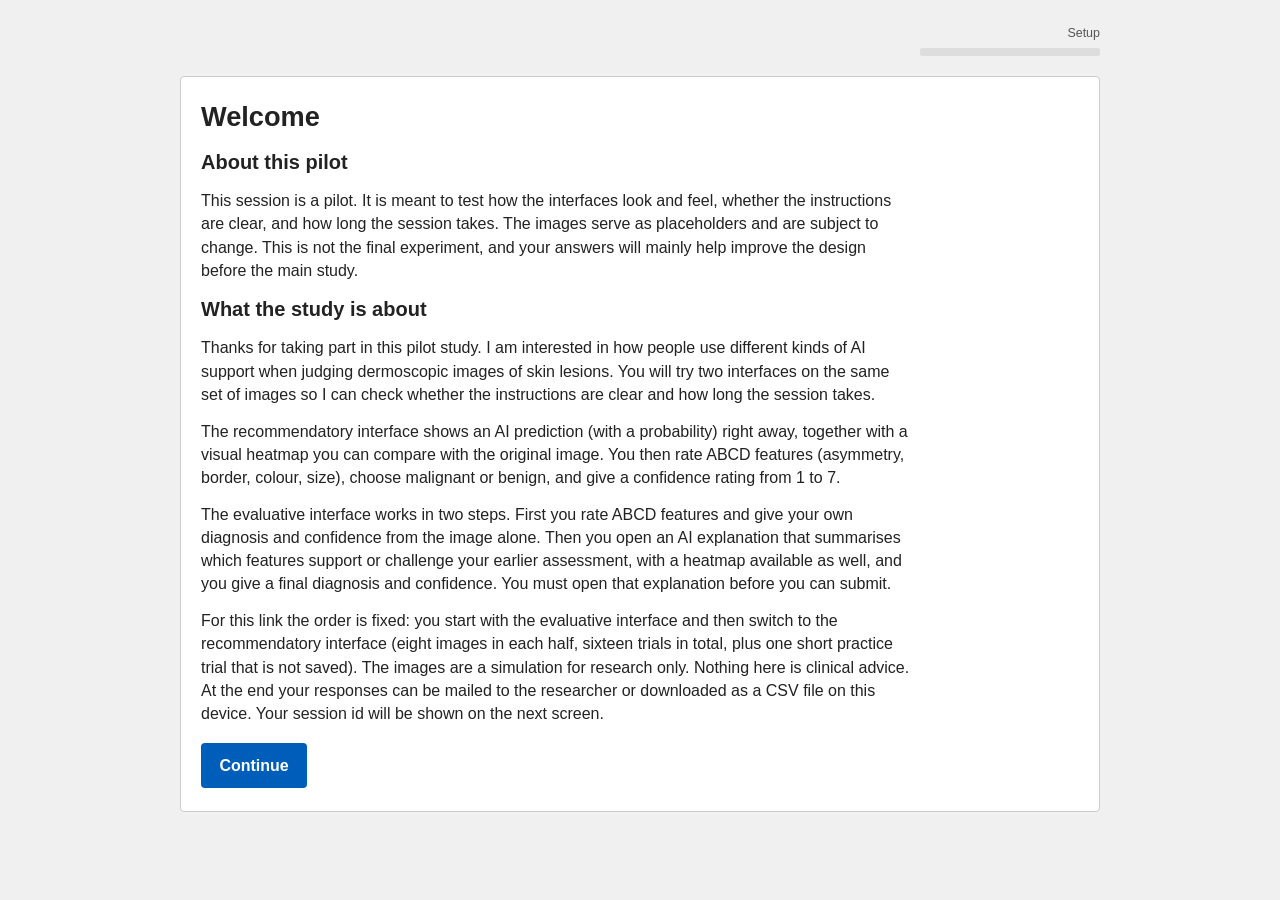
<file: index.html>
<!DOCTYPE html>
<html lang="en">
  <head>
    <meta charset="UTF-8" />
    <meta name="viewport" content="width=device-width, initial-scale=1" />
    <meta http-equiv="refresh" content="0; url=evaluative-first.html" />
    <title>Pilot study · Redirect</title>
    <link rel="stylesheet" href="styles.css" />
    <script>
      location.replace("evaluative-first.html");
    </script>
  </head>
  <body>
    <div class="app-shell">
      <main class="card prose-narrow">
        <h1>Pilot study</h1>
        <p>Opening the evaluative-first version…</p>
        <p>
          <a class="btn btn-primary" href="evaluative-first.html">Continue</a>
        </p>
      </main>
    </div>
  </body>
</html>
</file>
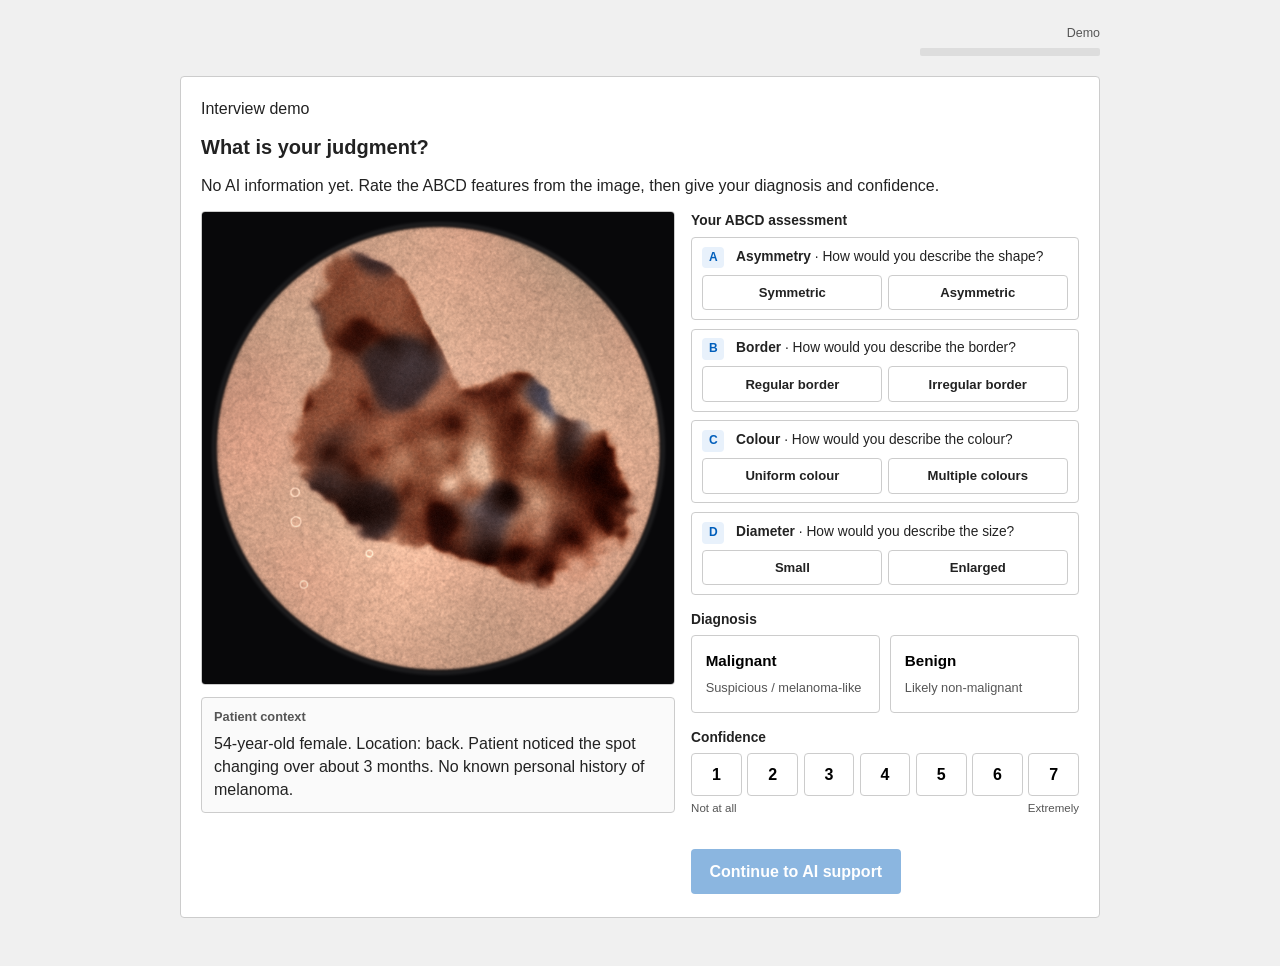
<file: demo-evaluative.html>
<!DOCTYPE html>
<html lang="en">
  <head>
    <meta charset="UTF-8" />
    <meta name="viewport" content="width=device-width, initial-scale=1" />
    <title>Interview demo · Evaluative</title>
    <link rel="stylesheet" href="styles.css" />
  </head>
  <body>
    <div class="app-shell">
      <header class="topbar topbar-progress-only">
        <div class="progress-wrap">
          <div class="progress-label" id="progressLabel">Demo</div>
          <div class="progress-track">
            <div class="progress-fill" id="progressFill"></div>
          </div>
        </div>
      </header>

      <main id="app" class="card" aria-live="polite"></main>
    </div>

    <script>
      // Same case as recommendatory demo (case 1), evaluative two-step flow
      window.STUDY_CONFIG = { demoCondition: "evaluative" };
    </script>
    <script src="cases.js"></script>
    <script src="app.js"></script>
  </body>
</html>
</file>
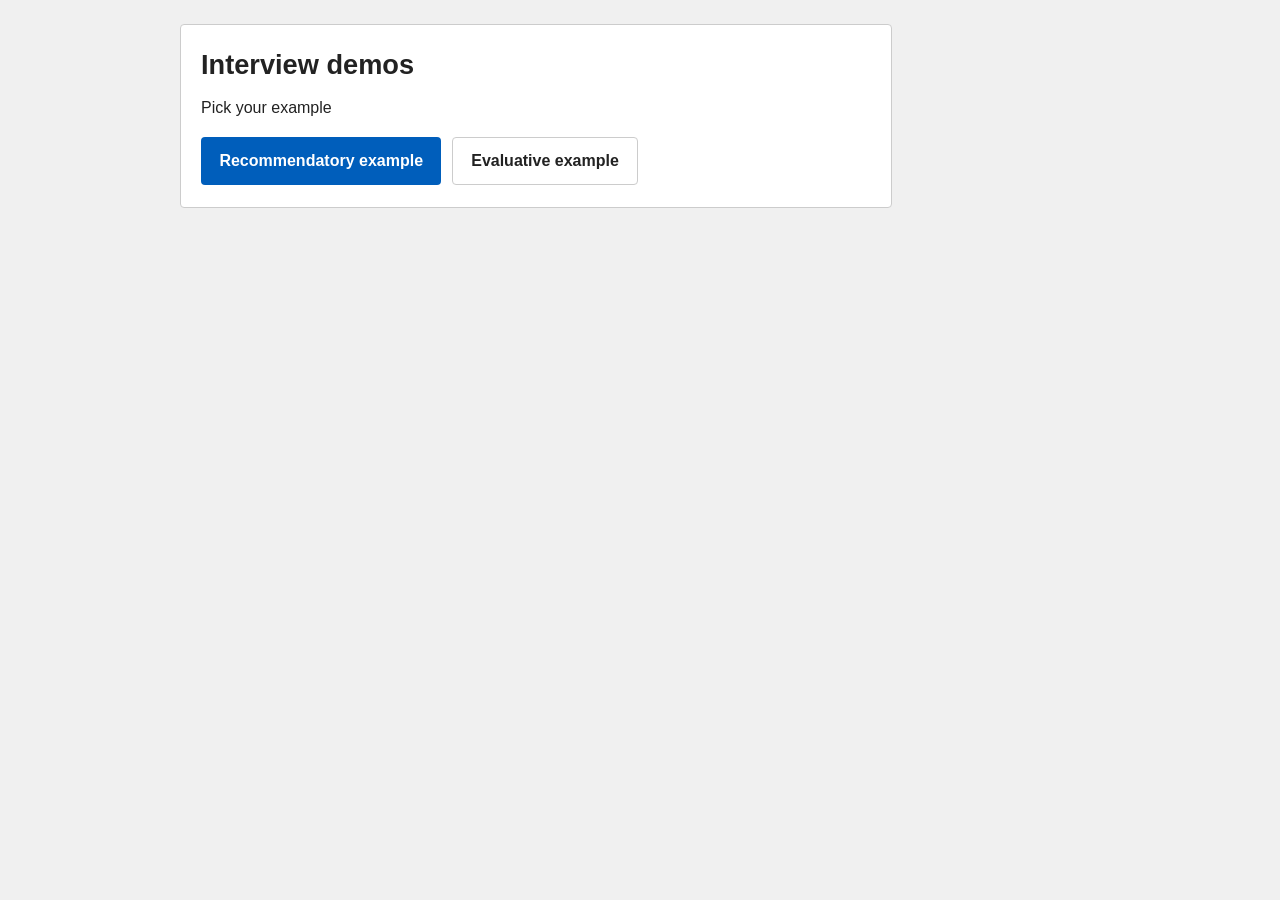
<file: demo-index.html>
<!DOCTYPE html>
<html lang="en">
  <head>
    <meta charset="UTF-8" />
    <meta name="viewport" content="width=device-width, initial-scale=1" />
    <title>Interview demos</title>
    <link rel="stylesheet" href="styles.css" />
  </head>
  <body>
    <div class="app-shell">
      <main class="card prose-narrow">
        <h1>Interview demos</h1>
        <p>
          Pick your example
        </p>
        <div class="btn-row">
          <a class="btn btn-primary" href="demo-recommendatory.html">Recommendatory example</a>
          <a class="btn btn-secondary" href="demo-evaluative.html">Evaluative example</a>
        </div>
      </main>
    </div>
  </body>
</html>
</file>
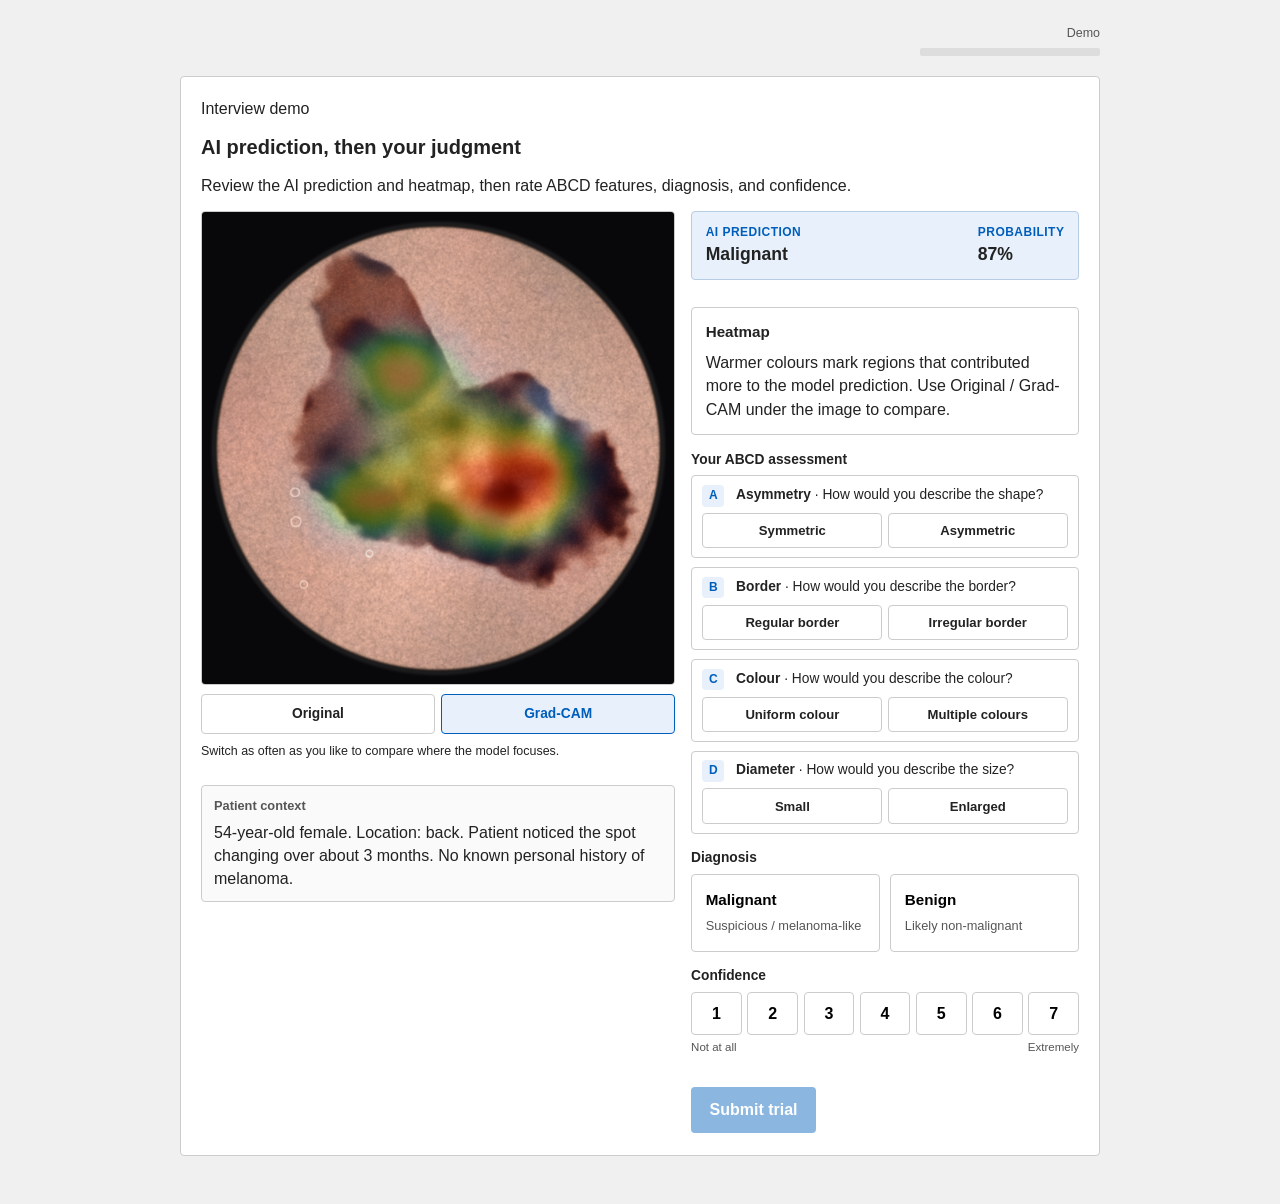
<file: demo-recommendatory.html>
<!DOCTYPE html>
<html lang="en">
  <head>
    <meta charset="UTF-8" />
    <meta name="viewport" content="width=device-width, initial-scale=1" />
    <title>Interview demo · Recommendatory</title>
    <link rel="stylesheet" href="styles.css" />
  </head>
  <body>
    <div class="app-shell">
      <header class="topbar topbar-progress-only">
        <div class="progress-wrap">
          <div class="progress-label" id="progressLabel">Demo</div>
          <div class="progress-track">
            <div class="progress-fill" id="progressFill"></div>
          </div>
        </div>
      </header>

      <main id="app" class="card" aria-live="polite"></main>
    </div>

    <script>
      // Same case as evaluative demo (case 1), recommendatory single-step flow
      window.STUDY_CONFIG = { demoCondition: "recommendatory" };
    </script>
    <script src="cases.js"></script>
    <script src="app.js"></script>
  </body>
</html>
</file>
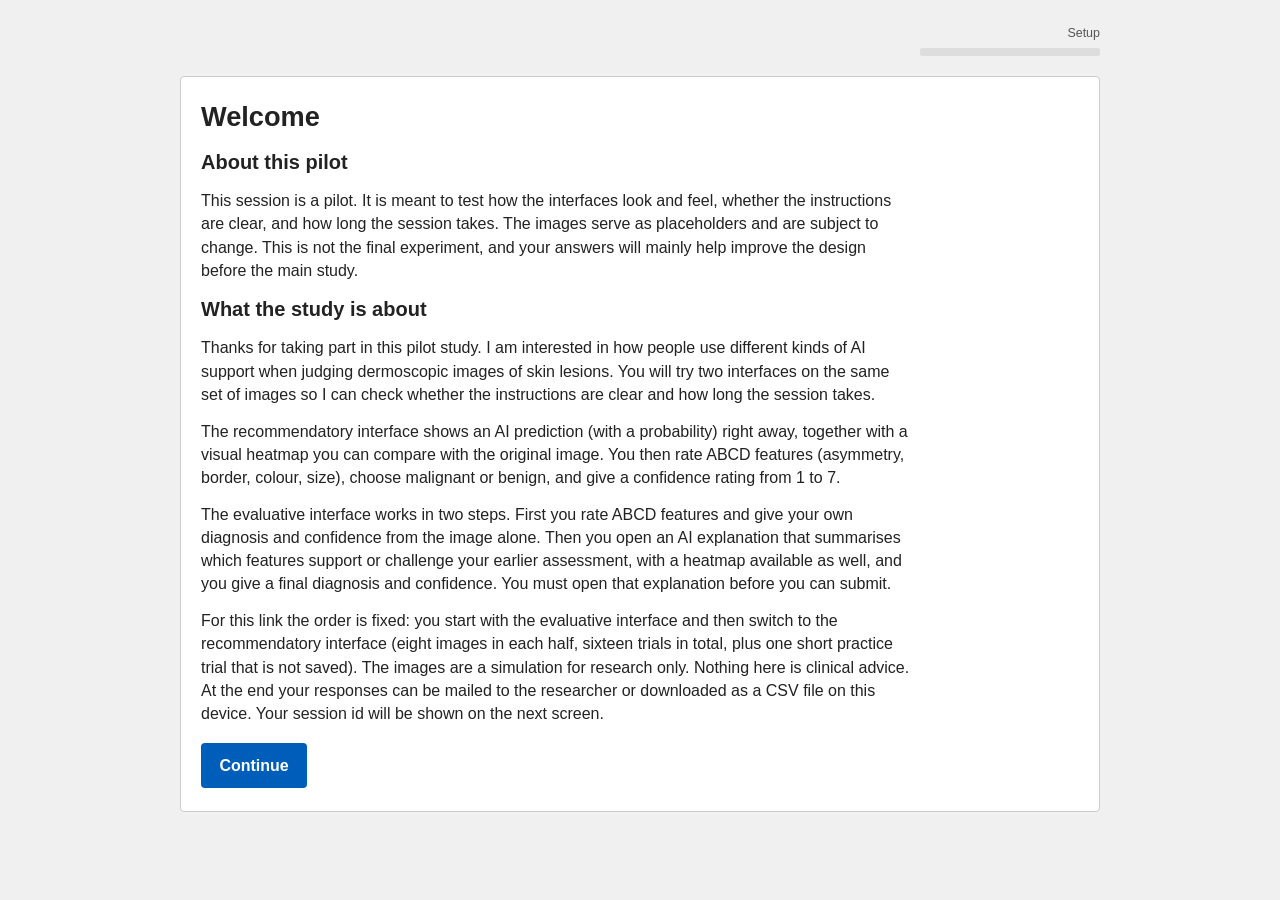
<file: evaluative-first.html>
<!DOCTYPE html>
<html lang="en">
  <head>
    <meta charset="UTF-8" />
    <meta name="viewport" content="width=device-width, initial-scale=1" />
    <title>Pilot study · Evaluative first</title>
    <link rel="stylesheet" href="styles.css" />
  </head>
  <body>
    <div class="app-shell">
      <header class="topbar topbar-progress-only">
        <div class="progress-wrap">
          <div class="progress-label" id="progressLabel">Not started</div>
          <div class="progress-track">
            <div class="progress-fill" id="progressFill"></div>
          </div>
        </div>
      </header>

      <main id="app" class="card" aria-live="polite"></main>
    </div>

    <script>
      window.STUDY_CONFIG = { firstCondition: "evaluative" };
    </script>
    <script src="submit-config.js"></script>
    <script src="cases.js"></script>
    <script src="app.js"></script>
  </body>
</html>
</file>
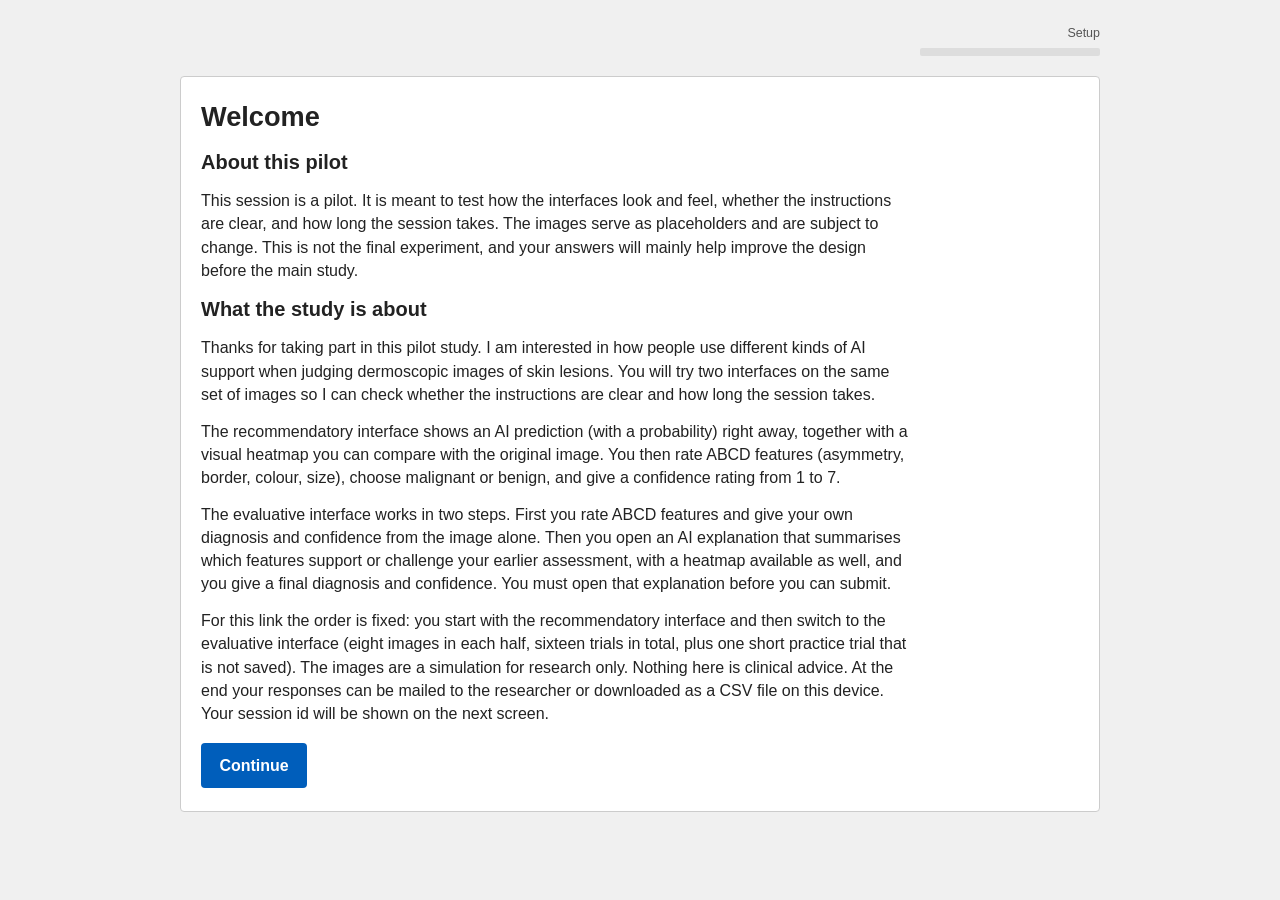
<file: recommendatory-first.html>
<!DOCTYPE html>
<html lang="en">
  <head>
    <meta charset="UTF-8" />
    <meta name="viewport" content="width=device-width, initial-scale=1" />
    <title>Pilot study · Recommendatory first</title>
    <link rel="stylesheet" href="styles.css" />
  </head>
  <body>
    <div class="app-shell">
      <header class="topbar topbar-progress-only">
        <div class="progress-wrap">
          <div class="progress-label" id="progressLabel">Not started</div>
          <div class="progress-track">
            <div class="progress-fill" id="progressFill"></div>
          </div>
        </div>
      </header>

      <main id="app" class="card" aria-live="polite"></main>
    </div>

    <script>
      window.STUDY_CONFIG = { firstCondition: "recommendatory" };
    </script>
    <script src="submit-config.js"></script>
    <script src="cases.js"></script>
    <script src="app.js"></script>
  </body>
</html>
</file>
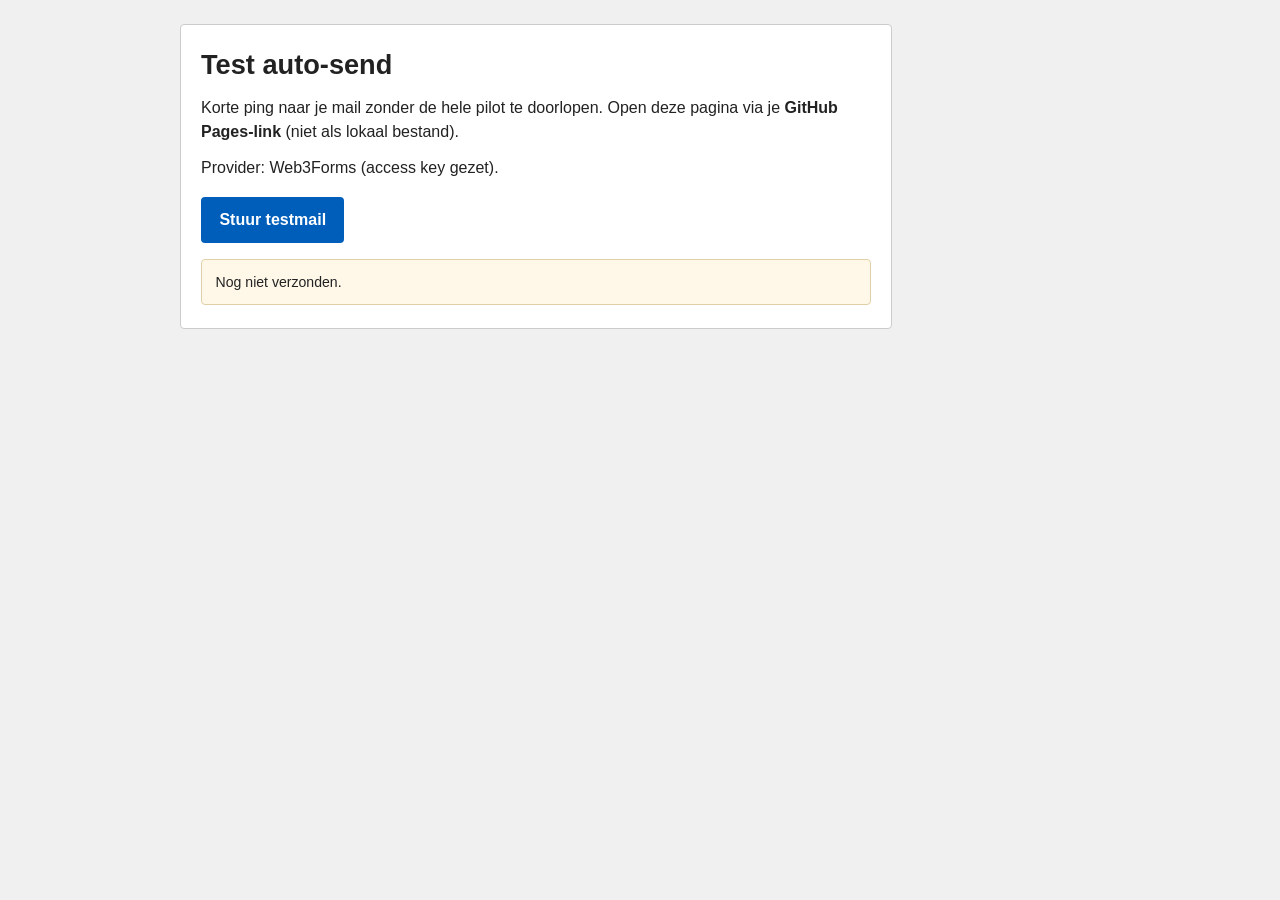
<file: test-submit.html>
<!DOCTYPE html>
<html lang="nl">
  <head>
    <meta charset="UTF-8" />
    <meta name="viewport" content="width=device-width, initial-scale=1" />
    <title>Test auto-send</title>
    <link rel="stylesheet" href="styles.css" />
  </head>
  <body>
    <div class="app-shell">
      <main class="card prose-narrow">
        <h1>Test auto-send</h1>
        <p>
          Korte ping naar je mail zonder de hele pilot te doorlopen. Open deze pagina
          via je <strong>GitHub Pages-link</strong> (niet als lokaal bestand).
        </p>
        <p class="muted" id="cfgInfo">Laden…</p>
        <div class="btn-row">
          <button class="btn btn-primary" id="btnPing">Stuur testmail</button>
        </div>
        <div class="notice" id="result" style="margin-top: 1rem">Nog niet verzonden.</div>
      </main>
    </div>
    <script src="submit-config.js"></script>
    <script>
      const cfg = window.SUBMIT_CONFIG || {};
      const key = String(cfg.web3formsAccessKey || "").trim();
      const fs = String(cfg.formsubmitId || cfg.formsubmitEmail || "").trim();
      const info = document.getElementById("cfgInfo");
      const result = document.getElementById("result");

      if (key) {
        info.textContent = "Provider: Web3Forms (access key gezet).";
      } else if (fs) {
        info.textContent =
          "Provider: FormSubmit (fallback). Zet liever een Web3Forms-key in submit-config.js.";
      } else {
        info.textContent = "Geen provider geconfigureerd in submit-config.js.";
      }

      document.getElementById("btnPing").onclick = async () => {
        result.textContent = "Bezig…";
        const stamp = new Date().toISOString();
        try {
          if (key) {
            const res = await fetch("https://api.web3forms.com/submit", {
              method: "POST",
              headers: { "Content-Type": "application/json", Accept: "application/json" },
              body: JSON.stringify({
                access_key: key,
                subject: "OZP pilot · test ping · " + stamp,
                from_name: "OZP pilot test",
                message: "Dit is een test vanaf " + location.href,
                sent_at: stamp,
                page_url: location.href
              })
            });
            const data = await res.json();
            if (!data.success) throw new Error(data.message || "fail");
            result.textContent = "OK — check inbox/spam. Web3Forms zegt success.";
          } else if (fs) {
            const res = await fetch("https://formsubmit.co/ajax/" + encodeURIComponent(fs), {
              method: "POST",
              headers: { "Content-Type": "application/json", Accept: "application/json" },
              referrerPolicy: "origin-when-cross-origin",
              body: JSON.stringify({
                _subject: "OZP pilot · test ping · " + stamp,
                _captcha: "false",
                message: "Dit is een test vanaf " + location.href,
                sent_at: stamp,
                page_url: location.href
              })
            });
            const data = await res.json();
            if (String(data.success) !== "true") throw new Error(data.message || "fail");
            result.textContent = "OK volgens FormSubmit — check inbox/spam.";
          } else {
            throw new Error("Geen key/id in submit-config.js");
          }
        } catch (err) {
          result.textContent = "Mislukt: " + (err && err.message ? err.message : err);
        }
      };
    </script>
  </body>
</html>
</file>
<file: styles.css>
/* Pilot experiment UI: plain survey / research form look */

/* Design tokens shared across components */
:root {
  --ink: #222;
  --ink-muted: #555;
  --paper: #f0f0f0;
  --paper-card: #fff;
  --line: #ccc;
  --accent: #005ebb; /* primary actions */
  --accent-deep: #004a94;
  --accent-soft: #e8f1fb;
  --warn: #8a2f0f;
  --warn-soft: #f8e8e2;
  --phase: #005ebb; /* Phase badges / AI callout */
  --phase-soft: #e8f1fb;
  --shadow: none;
  --radius: 4px;
  --font: Arial, Helvetica, sans-serif;
}

/* ---- Base reset / page background ---------------------------------------- */
*,
*::before,
*::after {
  box-sizing: border-box;
}

html,
body {
  margin: 0;
  min-height: 100%;
  font-family: var(--font);
  color: var(--ink);
  background: var(--paper);
}

body {
  line-height: 1.45;
}

button,
input,
select {
  font: inherit;
}

/* ---- Layout shell: centered column + top brand/progress ------------------ */
.app-shell {
  width: min(920px, calc(100% - 2rem));
  margin: 0 auto;
  padding: 1.5rem 0 3rem;
}

.topbar {
  display: flex;
  justify-content: space-between;
  align-items: flex-end;
  gap: 1rem;
  margin-bottom: 1.25rem;
}

.topbar-progress-only {
  justify-content: flex-end;
}

/* Welcome / consent / practice: readable line length (~80 characters) */
.prose-narrow {
  max-width: 80ch;
}

.prose-narrow p {
  max-width: 80ch;
}

.prose-narrow textarea {
  width: 100%;
  max-width: 80ch;
  padding: 0.65rem 0.75rem;
  border: 1px solid var(--line);
  border-radius: 4px;
  font: inherit;
  resize: vertical;
}

/* Short patient context (under image): age/sex/localization from HAM10000-style metadata; note is synthetic */
.vignette-box {
  border: 1px solid var(--line);
  border-radius: var(--radius);
  padding: 0.65rem 0.75rem;
  background: #fafafa;
  margin-top: 0.15rem;
}

.vignette-title {
  font-size: 0.8rem;
  font-weight: 700;
  color: var(--ink-muted);
  margin-bottom: 0.35rem;
}

.brand {
  font-family: var(--font);
  font-size: 1.2rem;
  font-weight: 700;
}

.brand span {
  display: block;
  margin-top: 0.15rem;
  font-size: 0.8rem;
  font-weight: 400;
  color: var(--ink-muted);
}

.progress-wrap {
  min-width: 180px;
  text-align: right;
}

.progress-label {
  font-size: 0.78rem;
  color: var(--ink-muted);
  margin-bottom: 0.35rem;
}

.progress-track {
  height: 8px;
  background: #ddd;
  border-radius: 2px;
  overflow: hidden;
}

.progress-fill {
  height: 100%;
  width: 0%;
  background: var(--accent);
  transition: width 0.25s ease;
}

/* ---- Main content card (#app) -------------------------------------------- */
.card {
  background: var(--paper-card);
  border: 1px solid var(--line);
  border-radius: var(--radius);
  box-shadow: var(--shadow);
  padding: 1.25rem 1.25rem 1.4rem;
}

.card h1,
.card h2 {
  font-family: var(--font);
  font-weight: 700;
  margin: 0 0 0.75rem;
}

.card h1 {
  font-size: 1.7rem;
}

.card h2 {
  font-size: 1.25rem;
}

.card p {
  margin: 0 0 0.85rem;
  color: var(--ink);
}

.muted {
  color: var(--ink-muted);
}

/* ---- Trial badges (Phase / trial number / condition) --------------------- */
.badge-row {
  display: flex;
  flex-wrap: wrap;
  gap: 0.45rem;
  margin-bottom: 1rem;
}

.badge {
  display: inline-flex;
  align-items: center;
  gap: 0.35rem;
  padding: 0.28rem 0.55rem;
  border-radius: 5px;
  font-size: 0.75rem;
  font-weight: 600;
  border: 1px solid transparent;
}

.badge-phase {
  background: var(--phase-soft);
  color: var(--phase);
  border-color: #c5d5ea;
}

.badge-condition {
  background: var(--accent-soft);
  color: var(--accent-deep);
  border-color: #b7d8cc;
}

.badge-trial {
  background: #f0ebe3;
  color: var(--ink-muted);
  border-color: var(--line);
}

.stack {
  display: grid;
  gap: 0.9rem;
}

.field label {
  display: block;
  font-size: 0.86rem;
  font-weight: 600;
  margin-bottom: 0.35rem;
}

.field input[type="text"],
.field select {
  width: 100%;
  padding: 0.65rem 0.75rem;
  border: 1px solid var(--line);
  border-radius: 10px;
  background: #fff;
}

/* ---- Feedback radio lists (vertical bullets) ----------------------------- */
.radio-list {
  display: flex;
  flex-direction: column;
  gap: 0.45rem;
  margin-top: 0.35rem;
}

.radio-item {
  display: flex;
  align-items: flex-start;
  gap: 0.55rem;
  padding: 0.35rem 0.15rem;
  cursor: pointer;
  font-size: 0.95rem;
  line-height: 1.35;
  color: var(--ink);
}

.radio-item input[type="radio"] {
  appearance: auto;
  width: 1.05rem;
  height: 1.05rem;
  margin: 0.15rem 0 0;
  flex-shrink: 0;
  accent-color: var(--accent);
  cursor: pointer;
}

.radio-item span {
  flex: 1;
}

/* ---- Diagnosis choices + confidence scale -------------------------------- */
.choice-grid {
  display: grid;
  grid-template-columns: 1fr 1fr;
  gap: 0.65rem;
}

.choice {
  appearance: none;
  border: 1.5px solid var(--line);
  background: #fff;
  border-radius: 4px;
  padding: 0.9rem 0.85rem;
  text-align: left;
  cursor: pointer;
  transition: border-color 0.15s, background 0.15s, transform 0.1s;
}

.choice:hover {
  border-color: #999;
}

.choice.selected {
  border-color: var(--accent);
  background: var(--accent-soft);
}

.choice strong {
  display: block;
  font-size: 0.95rem;
  margin-bottom: 0.15rem;
}

.choice span {
  font-size: 0.8rem;
  color: var(--ink-muted);
}

.confidence {
  display: grid;
  grid-template-columns: repeat(7, 1fr);
  gap: 0.35rem;
}

.confidence button {
  border: 1.5px solid var(--line);
  background: #fff;
  border-radius: 4px;
  padding: 0.55rem 0;
  cursor: pointer;
  font-weight: 600;
}

.confidence button.selected {
  background: var(--phase);
  border-color: var(--phase);
  color: #fff;
}

.confidence-scale {
  display: flex;
  justify-content: space-between;
  font-size: 0.72rem;
  color: var(--ink-muted);
  margin-top: 0.25rem;
}

/* ---- Primary / secondary action buttons (slightly square corners) -------- */
.btn-row {
  display: flex;
  flex-wrap: wrap;
  gap: 0.65rem;
  margin-top: 1.1rem;
}

.btn {
  border: none;
  border-radius: 4px;
  padding: 0.7rem 1.15rem;
  font-weight: 600;
  cursor: pointer;
  transition: transform 0.1s, opacity 0.15s, background 0.15s;
  text-decoration: none;
  display: inline-flex;
  align-items: center;
  justify-content: center;
}

.btn:disabled {
  opacity: 0.45;
  cursor: not-allowed;
}

.btn-primary {
  background: var(--accent);
  color: #fff;
}

.btn-primary:not(:disabled):hover {
  background: var(--accent-deep);
}

.btn-secondary {
  background: #fff;
  color: var(--ink);
  border: 1px solid var(--line);
}

.btn:not(:disabled):active {
  transform: translateY(1px);
}

/* ---- Trial layout: image column + controls column ------------------------ */
.media-panel {
  display: grid;
  grid-template-columns: 1.1fr 0.9fr;
  gap: 1rem;
  align-items: start;
}

@media (max-width: 760px) {
  .media-panel,
  .choice-grid {
    grid-template-columns: 1fr;
  }
}

/* Image + Original/Grad-CAM swap (recommendatory Phase 2) */
.media-image-col {
  display: grid;
  gap: 0.55rem;
}

.image-swap {
  display: grid;
  grid-template-columns: 1fr 1fr;
  gap: 0.4rem;
}

.swap-btn {
  border: 1.5px solid var(--line);
  background: #fff;
  border-radius: 4px;
  padding: 0.55rem 0.65rem;
  font-weight: 600;
  font-size: 0.86rem;
  cursor: pointer;
  color: var(--ink);
}

.swap-btn:hover {
  border-color: #999;
}

.swap-btn.selected {
  border-color: var(--phase);
  background: var(--phase-soft);
  color: var(--phase);
}

.image-swap-hint {
  margin: 0;
  font-size: 0.78rem;
}

.image-frame {
  position: relative;
  border-radius: var(--radius);
  overflow: hidden;
  border: 1px solid var(--line);
  background: #333;
  aspect-ratio: 1 / 1;
  display: grid;
  place-items: center;
}

.image-frame img {
  width: 100%;
  height: 100%;
  object-fit: cover;
  display: block;
}

.image-fallback {
  color: #d7dde6;
  text-align: center;
  padding: 1rem;
  font-size: 0.9rem;
}

.image-fallback strong {
  display: block;
  font-size: 1.1rem;
  margin-bottom: 0.35rem;
  color: #fff;
}

/* CSS Grad-CAM fallback when case-0N-cam.png is missing */
.cam-overlay {
  position: absolute;
  inset: 12% 18% 28% 22%;
  border-radius: 40% 55% 45% 50%;
  pointer-events: none;
  mix-blend-mode: screen;
  opacity: 0.55;
}

.cam-overlay.correct {
  background: radial-gradient(circle, rgba(239, 68, 68, 0.75), transparent 70%);
}

.cam-overlay.incorrect {
  background: radial-gradient(circle at 80% 20%, rgba(239, 68, 68, 0.8), transparent 55%);
  inset: 4% 4% 55% 50%;
}

.panel-box {
  border: 1px solid var(--line);
  border-radius: var(--radius);
  padding: 0.85rem;
  background: #fff;
}

.panel-box h3 {
  margin: 0 0 0.5rem;
  font-size: 0.95rem;
}

/* AI prediction strip + mandatory explanation unfold gate */
.ai-callout {
  display: flex;
  justify-content: space-between;
  gap: 0.75rem;
  align-items: baseline;
  padding: 0.75rem 0.85rem;
  border-radius: var(--radius);
  background: var(--phase-soft);
  border: 1px solid #b8cce4;
  margin-bottom: 0.75rem;
}

.ai-callout .label {
  font-size: 0.75rem;
  text-transform: uppercase;
  letter-spacing: 0.04em;
  color: var(--phase);
  font-weight: 700;
}

.ai-callout .value {
  font-family: var(--font);
  font-size: 1.1rem;
  font-weight: 700;
}

.explain-gate {
  border: 1px solid var(--line);
  border-radius: var(--radius);
  padding: 0.85rem;
  background: #fafafa;
}

.explain-gate.locked .explain-body {
  display: none;
}

.explain-toggle {
  width: 100%;
  display: flex;
  justify-content: space-between;
  align-items: center;
  gap: 0.75rem;
  background: var(--ink);
  color: #fff;
  border: none;
  border-radius: 4px;
  padding: 0.8rem 0.95rem;
  cursor: pointer;
  font-weight: 600;
}

.explain-toggle:disabled {
  opacity: 0.5;
  cursor: not-allowed;
}

.explain-toggle .chevron {
  transition: transform 0.2s;
}

.explain-gate.open .explain-toggle .chevron {
  transform: rotate(180deg);
}

.explain-body {
  margin-top: 0.85rem;
  display: none;
}

.explain-gate.open .explain-body {
  display: block;
}

/* Phase-1 participant ABCD self-rating */
.abcd-self {
  display: grid;
  gap: 0.55rem;
}

.abcd-pick {
  border: 1px solid var(--line);
  border-radius: 4px;
  padding: 0.55rem 0.65rem;
  background: #fff;
}

.abcd-pick-label {
  display: flex;
  align-items: flex-start;
  gap: 0.4rem;
  font-size: 0.86rem;
  margin-bottom: 0.4rem;
}

.abcd-pick-options {
  display: grid;
  grid-template-columns: 1fr 1fr;
  gap: 0.35rem;
}

.abcd-opt {
  border: 1px solid var(--line);
  background: #fff;
  border-radius: var(--radius);
  padding: 0.45rem 0.5rem;
  font-size: 0.82rem;
  font-weight: 600;
  cursor: pointer;
  color: var(--ink);
  text-align: center;
}

.abcd-opt:hover {
  border-color: #999;
}

.abcd-opt.selected {
  border-color: var(--accent);
  background: var(--accent-soft);
}

/* Evaluative advice columns + ABCD Q&A / optional details */
.abcd-grid {
  display: grid;
  grid-template-columns: 1fr 1fr;
  gap: 0.65rem;
}

@media (max-width: 600px) {
  .abcd-grid {
    grid-template-columns: 1fr;
  }
}

.abcd-col {
  border-radius: var(--radius);
  padding: 0.7rem 0.75rem;
  border: 1px solid var(--line);
}

.abcd-col.support {
  background: var(--accent-soft);
  border-color: #b7d8cc;
}

.abcd-col.against {
  background: var(--warn-soft);
  border-color: #f0c2b0;
}

.abcd-col h4 {
  margin: 0 0 0.45rem;
  font-size: 0.82rem;
  text-transform: uppercase;
  letter-spacing: 0.04em;
}

.abcd-col ul {
  margin: 0;
  padding-left: 1.05rem;
  font-size: 0.86rem;
}

.lean-note {
  margin-top: 0.65rem;
  font-size: 0.8rem;
  color: var(--ink-muted);
}

.abcd-qa-list {
  display: grid;
  gap: 0.55rem;
}

.abcd-qa {
  border: 1px solid var(--line);
  border-radius: var(--radius);
  padding: 0.55rem 0.7rem;
  background: #fafafa;
}

.abcd-q {
  font-weight: 600;
  font-size: 0.88rem;
  margin-bottom: 0.2rem;
}

.abcd-a {
  font-size: 0.84rem;
  color: var(--ink-muted);
}

.abcd-letter {
  display: inline-flex;
  align-items: center;
  justify-content: center;
  width: 1.35rem;
  height: 1.35rem;
  margin-right: 0.35rem;
  border-radius: 4px;
  background: var(--phase-soft);
  color: var(--phase);
  font-size: 0.75rem;
  font-weight: 700;
}

.abcd-optional {
  border: 1px solid var(--line);
  border-radius: var(--radius);
  padding: 0.55rem 0.7rem;
  background: #fafafa;
}

.abcd-optional summary {
  cursor: pointer;
  font-weight: 600;
  font-size: 0.88rem;
  color: var(--ink);
  list-style: none;
}

.abcd-optional summary::-webkit-details-marker {
  display: none;
}

.abcd-optional summary::before {
  content: "▸ ";
  color: var(--ink-muted);
}

.abcd-optional[open] summary::before {
  content: "▾ ";
}

.abcd-optional .abcd-qa-list {
  margin-top: 0.65rem;
}

.notice {
  padding: 0.75rem 0.85rem;
  border-radius: var(--radius);
  background: #fff8e8;
  border: 1px solid #e0d0a8;
  font-size: 0.88rem;
}

.list-check {
  margin: 0.5rem 0 1rem;
  padding-left: 1.15rem;
}

.list-check li {
  margin-bottom: 0.35rem;
}

.hidden {
  display: none !important;
}

.footer-note {
  margin-top: 1rem;
  font-size: 0.78rem;
  color: var(--ink-muted);
  text-align: center;
}
</file>
